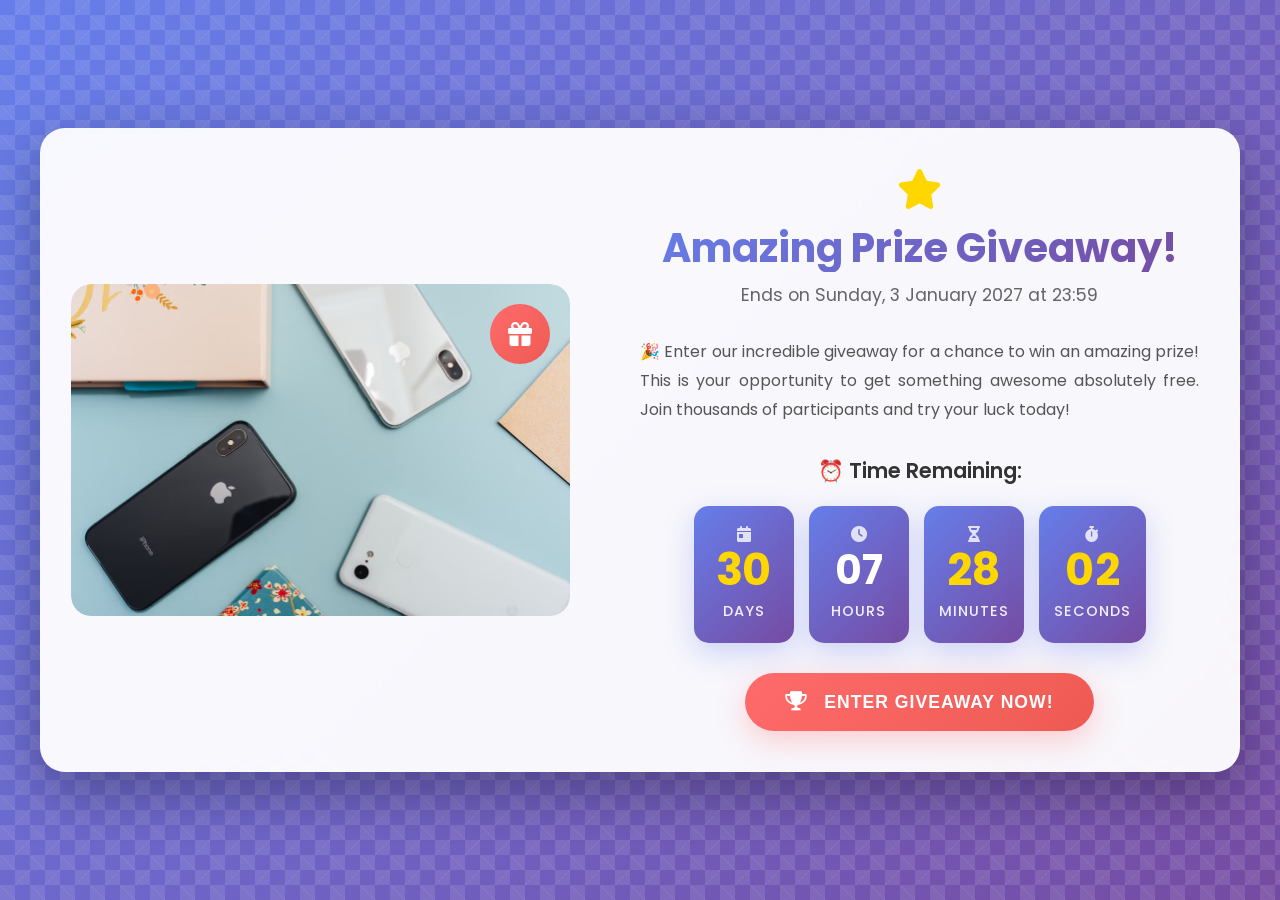
<file: index.html>
<!DOCTYPE html>
<html lang="en">
<head>
    <meta charset="UTF-8">
    <meta name="viewport" content="width=device-width, initial-scale=1.0">
    <title>🎁 Awesome Giveaway Countdown</title>
    <link rel="stylesheet" href="style.css">
    <link href="https://fonts.googleapis.com/css2?family=Poppins:wght@300;400;600;700&display=swap" rel="stylesheet">
    <link rel="stylesheet" href="https://cdnjs.cloudflare.com/ajax/libs/font-awesome/6.0.0/css/all.min.css">
</head>
<body>
  <div class="background-animation"></div>
  <section class="section-center">
    <div class="gift-container">
      <article class="gift-img">
        <div class="image-wrapper">
          <img src="images/gift.avif" alt="Amazing Prize" class="resize-image">
          <div class="image-overlay">
            <i class="fas fa-gift gift-icon"></i>
          </div>
        </div>
      </article>

      <!--------info------------>
      <article class="gift-info">
        <div class="header-section">
          <i class="fas fa-star star-icon"></i>
          <h1 class="main-title">Amazing Prize Giveaway!</h1>
          <h2 class="giveaway">Giveaway ends soon - Don't miss out!</h2>
        </div>
        
        <p class="description">🎉 Enter our incredible giveaway for a chance to win an amazing prize! This is your opportunity to get something awesome absolutely free. Join thousands of participants and try your luck today!</p>
        
        <div class="countdown-section">
          <h3 class="countdown-title">⏰ Time Remaining:</h3>
          <div class="deadline">
            <!--------------days---------->
            <div class="deadline-format">
              <div class="time-unit">
                <i class="fas fa-calendar-day"></i>
                <h4 class="days">00</h4>
                <span>Days</span>
              </div>
            </div>
            <!-------end of item---->

            <!--------------hours---------->
            <div class="deadline-format">
              <div class="time-unit">
                <i class="fas fa-clock"></i>
                <h4 class="hours">00</h4>
                <span>Hours</span>
              </div>
            </div>
            <!-------end of item---->

            <!--------------minutes---------->
            <div class="deadline-format">
              <div class="time-unit">
                <i class="fas fa-hourglass-half"></i>
                <h4 class="mins">00</h4>
                <span>Minutes</span>
              </div>
            </div>
            <!-------end of item---->

            <!--------------seconds---------->
            <div class="deadline-format">
              <div class="time-unit">
                <i class="fas fa-stopwatch"></i>
                <h4 class="secs">00</h4>
                <span>Seconds</span>
              </div>
            </div>
            <!-------end of item---->
          </div>
        </div>
        
        <div class="action-section">
          <button class="cta-button">
            <i class="fas fa-trophy"></i>
            Enter Giveaway Now!
          </button>
        </div>
      </article>
    </div>
  </section>

  <!--------------JS-------------------->
  <script src="app.js"></script>
</body>
</html>
</file>
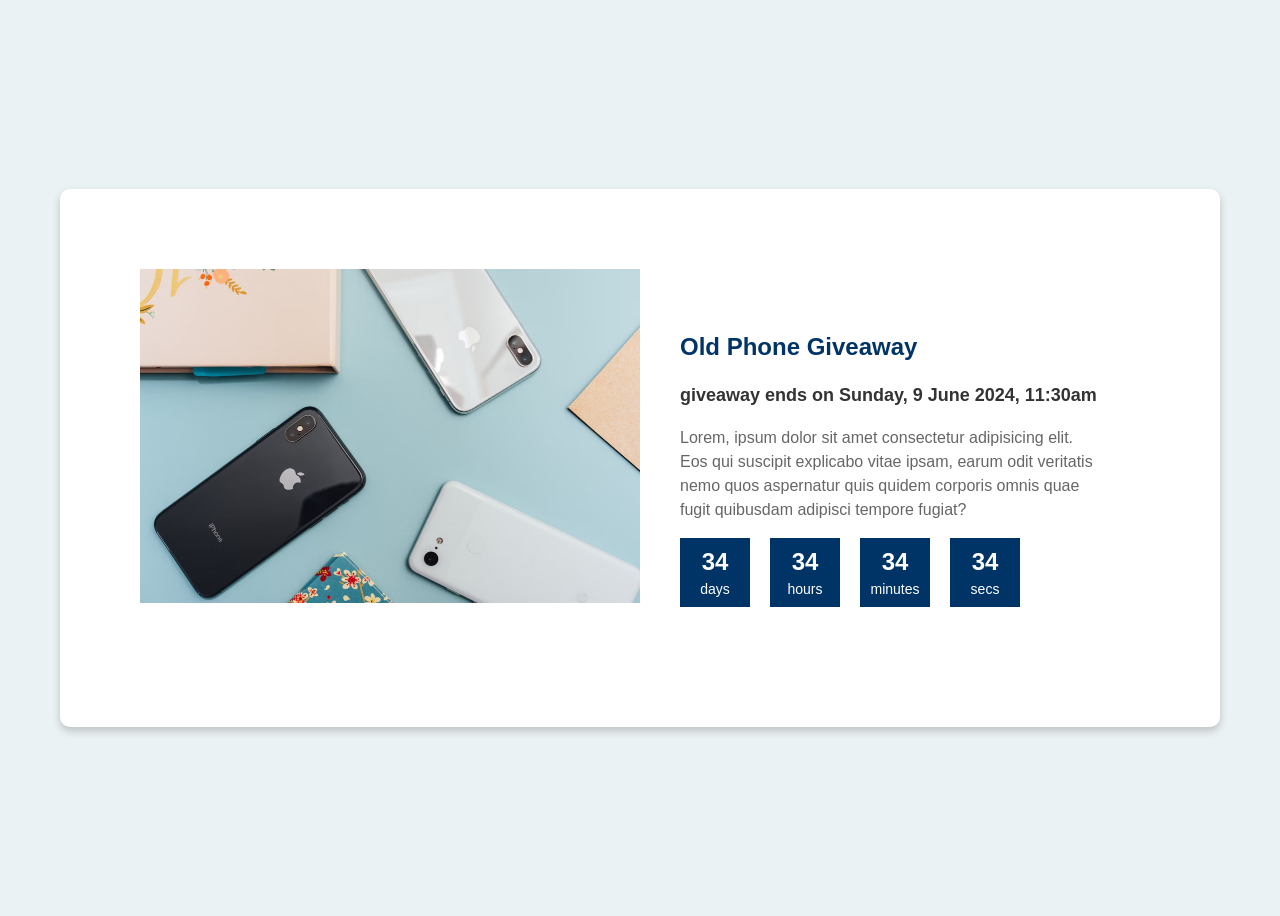
<file: countdown/index.html>
<!DOCTYPE html>
<html lang="en">
<head>
    <meta charset="UTF-8">
    <meta name="viewport" content="width=device-width, initial-scale=1.0">
    <title>Countdown</title>
    <link rel="stylesheet" href="style.css">
    <style>
        body {
            background-color: rgb(235, 242, 243);
        }
    </style>
</head>
<body>
  <section class="section-center">
    <div class="gift-container">
    <article class="gift-img">
      <img src="images/gift.avif" alt="iphone picture" class="resize-image">
    </article>

    <!--------info------------>
      <article class="gift-info">
        <h3 class="first-title">Old Phone Giveaway</h3>
        <h4 class="giveaway">giveaway ends on sunday, 17 March 2020, 8: 00</h4>
        <p>Lorem, ipsum dolor sit amet consectetur adipisicing elit. Eos qui suscipit explicabo vitae ipsam, earum odit veritatis nemo quos aspernatur quis quidem corporis omnis quae fugit quibusdam adipisci tempore fugiat?</p>
        <div class="deadline">
          <!--------------days---------->
          <div class="deadline-format">
            <div>
              <h4 class="days">34</h4>
              <span>days</span>
            </div>
          </div>
          <!-------end of item---->


          <!--------------days---------->
          <div class="deadline-format">
            <div>
              <h4 class="hours">34</h4>
              <span>hours</span>
            </div>
          </div>
          <!-------end of item---->



          <!--------------hours---------->
          <div class="deadline-format">
            <div>
              <h4 class="mins">34</h4>
              <span>minutes</span>
            </div>
          </div>
          <!-------end of item---->



          <!--------------days---------->
          <div class="deadline-format">
            <div>
              <h4 class="secs">34</h4>
              <span>secs</span>
            </div>
          </div>
          <!-------end of item---->


  
        </div>
      </article>
    </div>
  </section>



  <!--------------JS-------------------->
    <script src="app.js"></script>
</body>
</html>
</file>
<file: style.css>
/* Reset and base styles */
* {
  margin: 0;
  padding: 0;
  box-sizing: border-box;
}

body {
  font-family: 'Poppins', sans-serif;
  background: linear-gradient(135deg, #667eea 0%, #764ba2 100%);
  min-height: 100vh;
  overflow-x: hidden;
  position: relative;
}

/* Animated background */
.background-animation {
  position: absolute;
  top: 0;
  left: 0;
  width: 100%;
  height: 100%;
  background: linear-gradient(45deg, rgba(255,255,255,0.1) 25%, transparent 25%), 
              linear-gradient(-45deg, rgba(255,255,255,0.1) 25%, transparent 25%), 
              linear-gradient(45deg, transparent 75%, rgba(255,255,255,0.1) 75%), 
              linear-gradient(-45deg, transparent 75%, rgba(255,255,255,0.1) 75%);
  background-size: 30px 30px;
  background-position: 0 0, 0 15px, 15px -15px, -15px 0px;
  animation: moveBackground 20s linear infinite;
  z-index: -1;
}

@keyframes moveBackground {
  0% { background-position: 0 0, 0 15px, 15px -15px, -15px 0px; }
  100% { background-position: 30px 30px, 30px 45px, 45px 15px, 15px 30px; }
}

.section-center {
  display: flex;
  justify-content: center;
  align-items: center;
  min-height: 100vh;
  padding: 20px;
}

.gift-container {
  display: flex;
  align-items: center;
  background: rgba(255, 255, 255, 0.95);
  backdrop-filter: blur(10px);
  box-shadow: 0 20px 60px rgba(0, 0, 0, 0.3);
  border-radius: 25px;
  overflow: hidden;
  max-width: 1200px;
  width: 100%;
  animation: slideIn 1s ease-out;
  border: 1px solid rgba(255, 255, 255, 0.2);
}

@keyframes slideIn {
  from {
    opacity: 0;
    transform: translateY(50px);
  }
  to {
    opacity: 1;
    transform: translateY(0);
  }
}

/* Image section */
.gift-img {
  flex: 1;
  position: relative;
}

.image-wrapper {
  position: relative;
  overflow: hidden;
  border-radius: 20px;
  margin: 30px;
}

.resize-image {
  width: 100%;
  height: auto;
  max-width: 500px;
  display: block;
  border-radius: 20px;
  transition: transform 0.3s ease;
}

.image-wrapper:hover .resize-image {
  transform: scale(1.05);
}

.image-overlay {
  position: absolute;
  top: 20px;
  right: 20px;
  background: linear-gradient(135deg, #ff6b6b, #ee5a52);
  border-radius: 50%;
  width: 60px;
  height: 60px;
  display: flex;
  align-items: center;
  justify-content: center;
  animation: pulse 2s infinite;
}

.gift-icon {
  color: white;
  font-size: 24px;
}

@keyframes pulse {
  0%, 100% { transform: scale(1); }
  50% { transform: scale(1.1); }
}

/* Info section */
.gift-info {
  flex: 1;
  padding: 40px;
  color: #333;
}

.header-section {
  text-align: center;
  margin-bottom: 30px;
}

.star-icon {
  color: #ffd700;
  font-size: 40px;
  margin-bottom: 15px;
  animation: rotate 3s linear infinite;
}

@keyframes rotate {
  from { transform: rotate(0deg); }
  to { transform: rotate(360deg); }
}

.main-title {
  font-size: 2.5rem;
  font-weight: 700;
  background: linear-gradient(135deg, #667eea, #764ba2);
  -webkit-background-clip: text;
  background-clip: text;
  -webkit-text-fill-color: transparent;
  margin-bottom: 10px;
  line-height: 1.2;
}

.giveaway {
  color: #666;
  font-size: 1.1rem;
  font-weight: 400;
  margin-bottom: 20px;
}

.description {
  font-size: 1rem;
  line-height: 1.8;
  color: #555;
  margin-bottom: 30px;
  text-align: justify;
}

/* Countdown section */
.countdown-section {
  margin-bottom: 30px;
}

.countdown-title {
  font-size: 1.3rem;
  font-weight: 600;
  color: #333;
  margin-bottom: 20px;
  text-align: center;
}

.deadline {
  display: flex;
  gap: 15px;
  justify-content: center;
  flex-wrap: wrap;
}

.deadline-format {
  background: linear-gradient(135deg, #667eea, #764ba2);
  border-radius: 15px;
  padding: 20px 15px;
  text-align: center;
  min-width: 100px;
  box-shadow: 0 10px 30px rgba(102, 126, 234, 0.3);
  transition: transform 0.3s ease, box-shadow 0.3s ease;
  position: relative;
  overflow: hidden;
}

.deadline-format::before {
  content: '';
  position: absolute;
  top: 0;
  left: -100%;
  width: 100%;
  height: 100%;
  background: linear-gradient(90deg, transparent, rgba(255,255,255,0.2), transparent);
  transition: left 0.5s;
}

.deadline-format:hover::before {
  left: 100%;
}

.deadline-format:hover {
  transform: translateY(-5px);
  box-shadow: 0 15px 40px rgba(102, 126, 234, 0.4);
}

.time-unit i {
  color: rgba(255, 255, 255, 0.8);
  font-size: 16px;
  margin-bottom: 8px;
  display: block;
}

.deadline-format h4 {
  color: white;
  font-size: 2.5rem;
  font-weight: 700;
  margin: 8px 0;
  line-height: 1;
  animation: countdownPulse 1s ease-in-out infinite alternate;
}

@keyframes countdownPulse {
  from { transform: scale(1); }
  to { transform: scale(1.05); }
}

.deadline-format span {
  color: rgba(255, 255, 255, 0.9);
  font-size: 0.9rem;
  font-weight: 500;
  text-transform: uppercase;
  letter-spacing: 1px;
}

/* Action section */
.action-section {
  text-align: center;
}

.cta-button {
  background: linear-gradient(135deg, #ff6b6b, #ee5a52);
  color: white;
  border: none;
  padding: 18px 40px;
  font-size: 1.1rem;
  font-weight: 600;
  border-radius: 50px;
  cursor: pointer;
  transition: all 0.3s ease;
  box-shadow: 0 10px 30px rgba(255, 107, 107, 0.3);
  text-transform: uppercase;
  letter-spacing: 1px;
  position: relative;
  overflow: hidden;
}

.cta-button i {
  margin-right: 10px;
  font-size: 1.2rem;
}

.cta-button:hover {
  transform: translateY(-3px);
  box-shadow: 0 15px 40px rgba(255, 107, 107, 0.4);
  background: linear-gradient(135deg, #ee5a52, #ff6b6b);
}

.cta-button:active {
  transform: translateY(-1px);
}

/* Expired state */
.expired {
  color: #ff6b6b !important;
  font-size: 2rem !important;
  font-weight: 700 !important;
  text-align: center;
  animation: flash 1s infinite alternate;
}

@keyframes flash {
  from { opacity: 1; }
  to { opacity: 0.5; }
}

/* Responsive design */
@media (max-width: 768px) {
  .gift-container {
    flex-direction: column;
    margin: 10px;
    border-radius: 20px;
  }
  
  .gift-info {
    padding: 30px 20px;
  }
  
  .main-title {
    font-size: 2rem;
  }
  
  .deadline {
    gap: 10px;
  }
  
  .deadline-format {
    min-width: 80px;
    padding: 15px 10px;
  }
  
  .deadline-format h4 {
    font-size: 2rem;
  }
  
  .image-wrapper {
    margin: 20px;
  }
}

@media (max-width: 480px) {
  .main-title {
    font-size: 1.8rem;
  }
  
  .deadline-format {
    min-width: 70px;
    padding: 12px 8px;
  }
  
  .deadline-format h4 {
    font-size: 1.8rem;
  }
  
  .cta-button {
    padding: 15px 30px;
    font-size: 1rem;
  }
}
</file>
<file: countdown/style.css>
body {
  background-color: rgb(235, 242, 243);
  font-family: Arial, sans-serif;
}

.resize-image {
  width: 100%; 
  max-width: 400px; 
  height: auto; 
}

.section-center {
  display: flex;
  justify-content: center;
  align-items: center;
  height: 100vh;
}

.gift-container {
  display: flex;
  align-items: center;
  background: #ffffff;
  box-shadow: 0 4px 8px rgba(0, 0, 0, 0.2);
  border-radius: 10px;
  overflow: hidden;
  width: 1000px;
  max-width: 1200px;
  height: 600px;
  padding: 80px;
  height: auto;
}

.gift-img img {
  width: 100%;
  height: auto;
  max-width: 500px;
  display: block;
}

.gift-info {
  padding: 80px;
  flex: 1;
  max-width: 500px;
}

.first-title {
  color: #003366;
  font-size: 24px;
  margin-bottom: 10px;
}

.giveaway {
  color: #333333;
  font-size: 18px;
  margin-bottom: 20px;
}

.gift-info p {
  color: #666666;
  font-size: 16px;
  line-height: 1.5;
  word-wrap: break-word;
}

.deadline {
  display: flex;
  gap: 20px;
  flex-wrap: wrap;
}

.deadline-format {
  background: #003366;
  color: #ffffff;
  padding: 10px;
  text-align: center;
  min-width: 50px; 
}

.deadline-format h4 {
  font-size: 24px;
  margin: 0;
}

.deadline-format span {
  display: block;
  font-size: 14px;
  margin-top: 5px;
}


@media (min-width: 768px) {
  .gift-container {
      flex-direction: row;
      align-items: flex-start;
      max-width: 800px;
  }

  .gift-info {
      text-align: left; 
      padding: 40px;
  }

  .resize-image {
      max-width: 300px;
  }
}

@media (min-width: 1024px) {
  .gift-container {
      max-width: 1000px;
  }

  .gift-info {
      padding: 40px;
      max-width: 600px;
  }

  .resize-image {
      max-width: 400px;
  }
}
</file>
